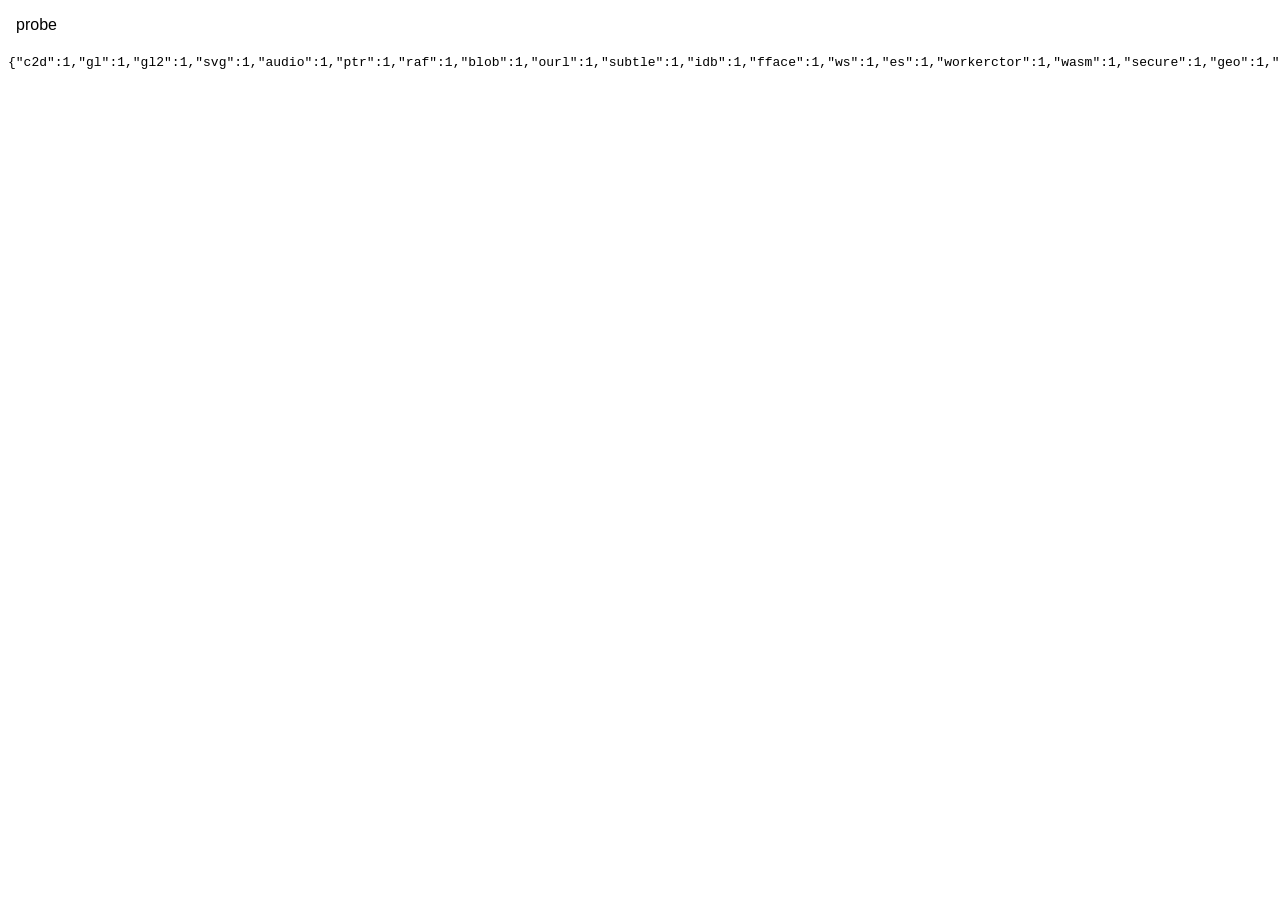
<file: tools/probe_web_capabilities/index.html>
<!DOCTYPE html>
<html lang="zh-CN">
<head>
<meta charset="utf-8">
<title>init</title>
<link rel="stylesheet" href="style.css">
</head>
<body>
<div id="app">probe</div>
<pre id="out"></pre>
<script src="app.js"></script>
</body>
</html>
</file>
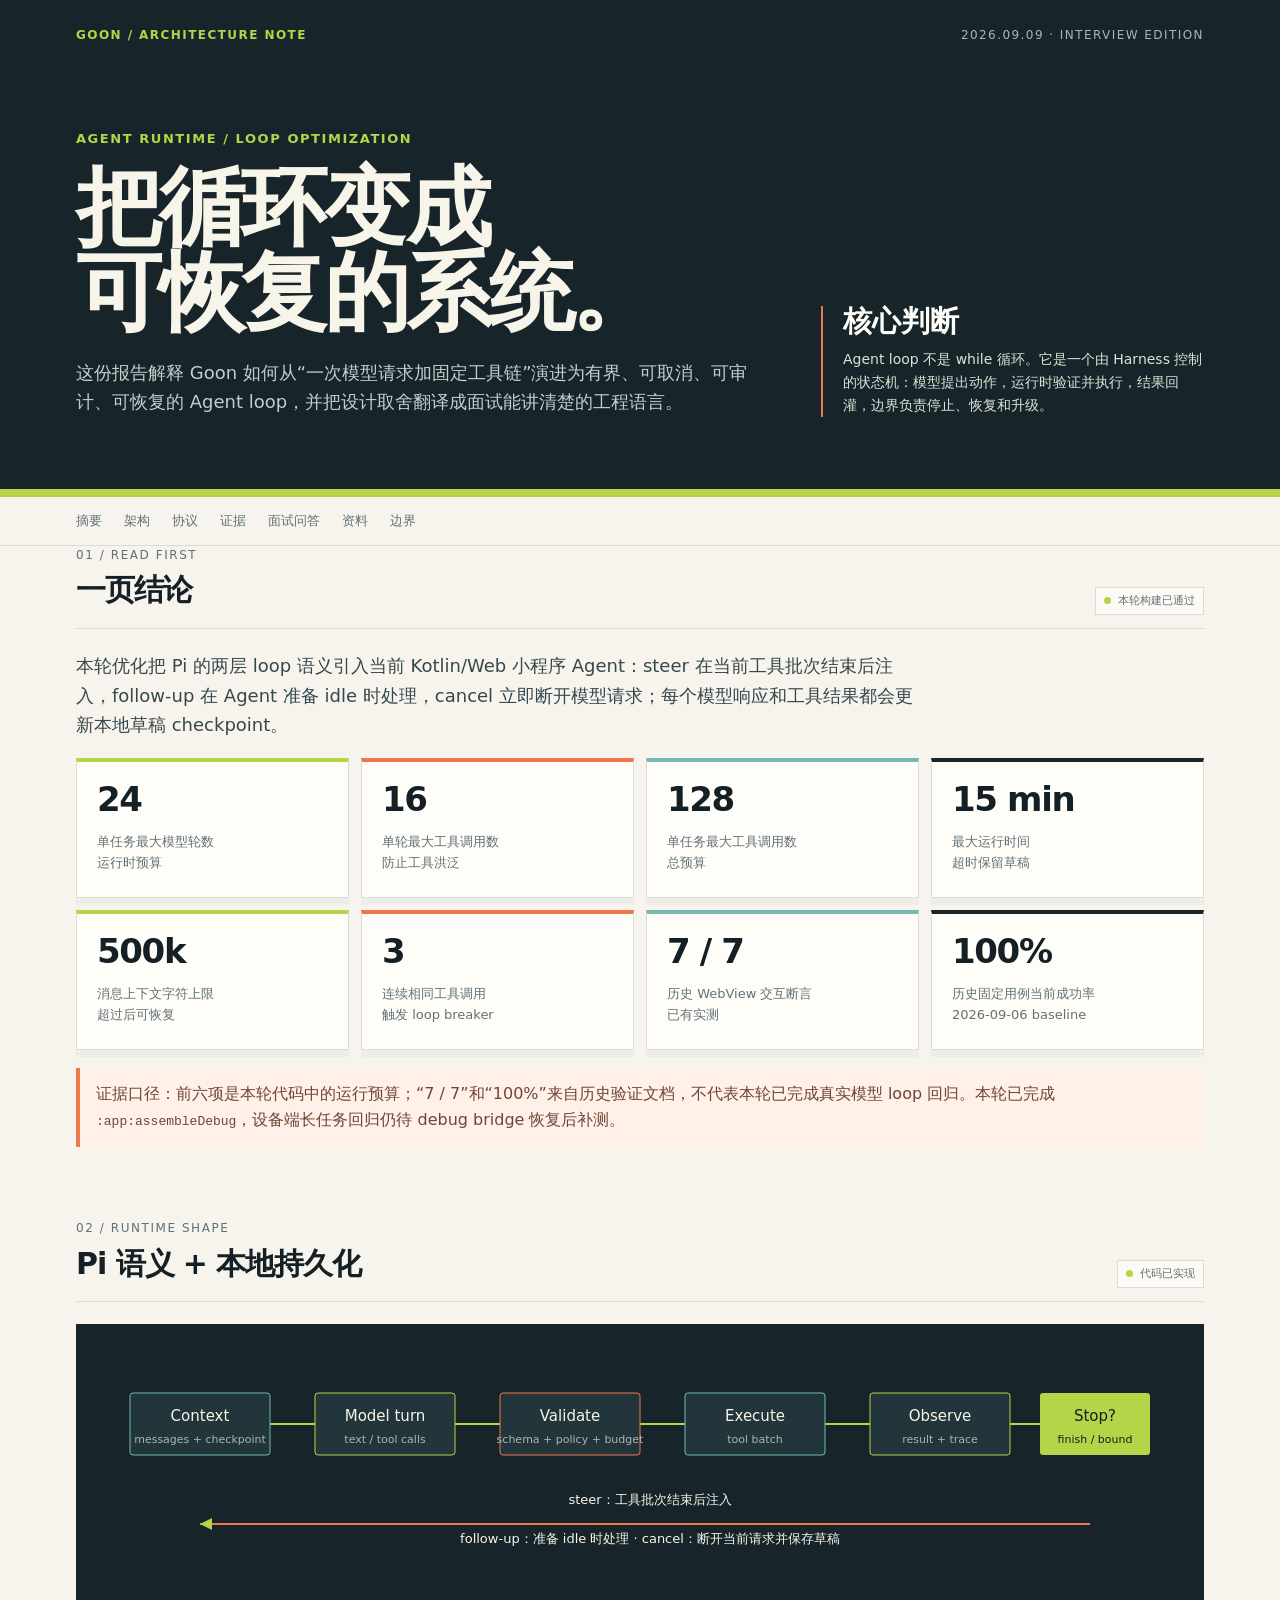
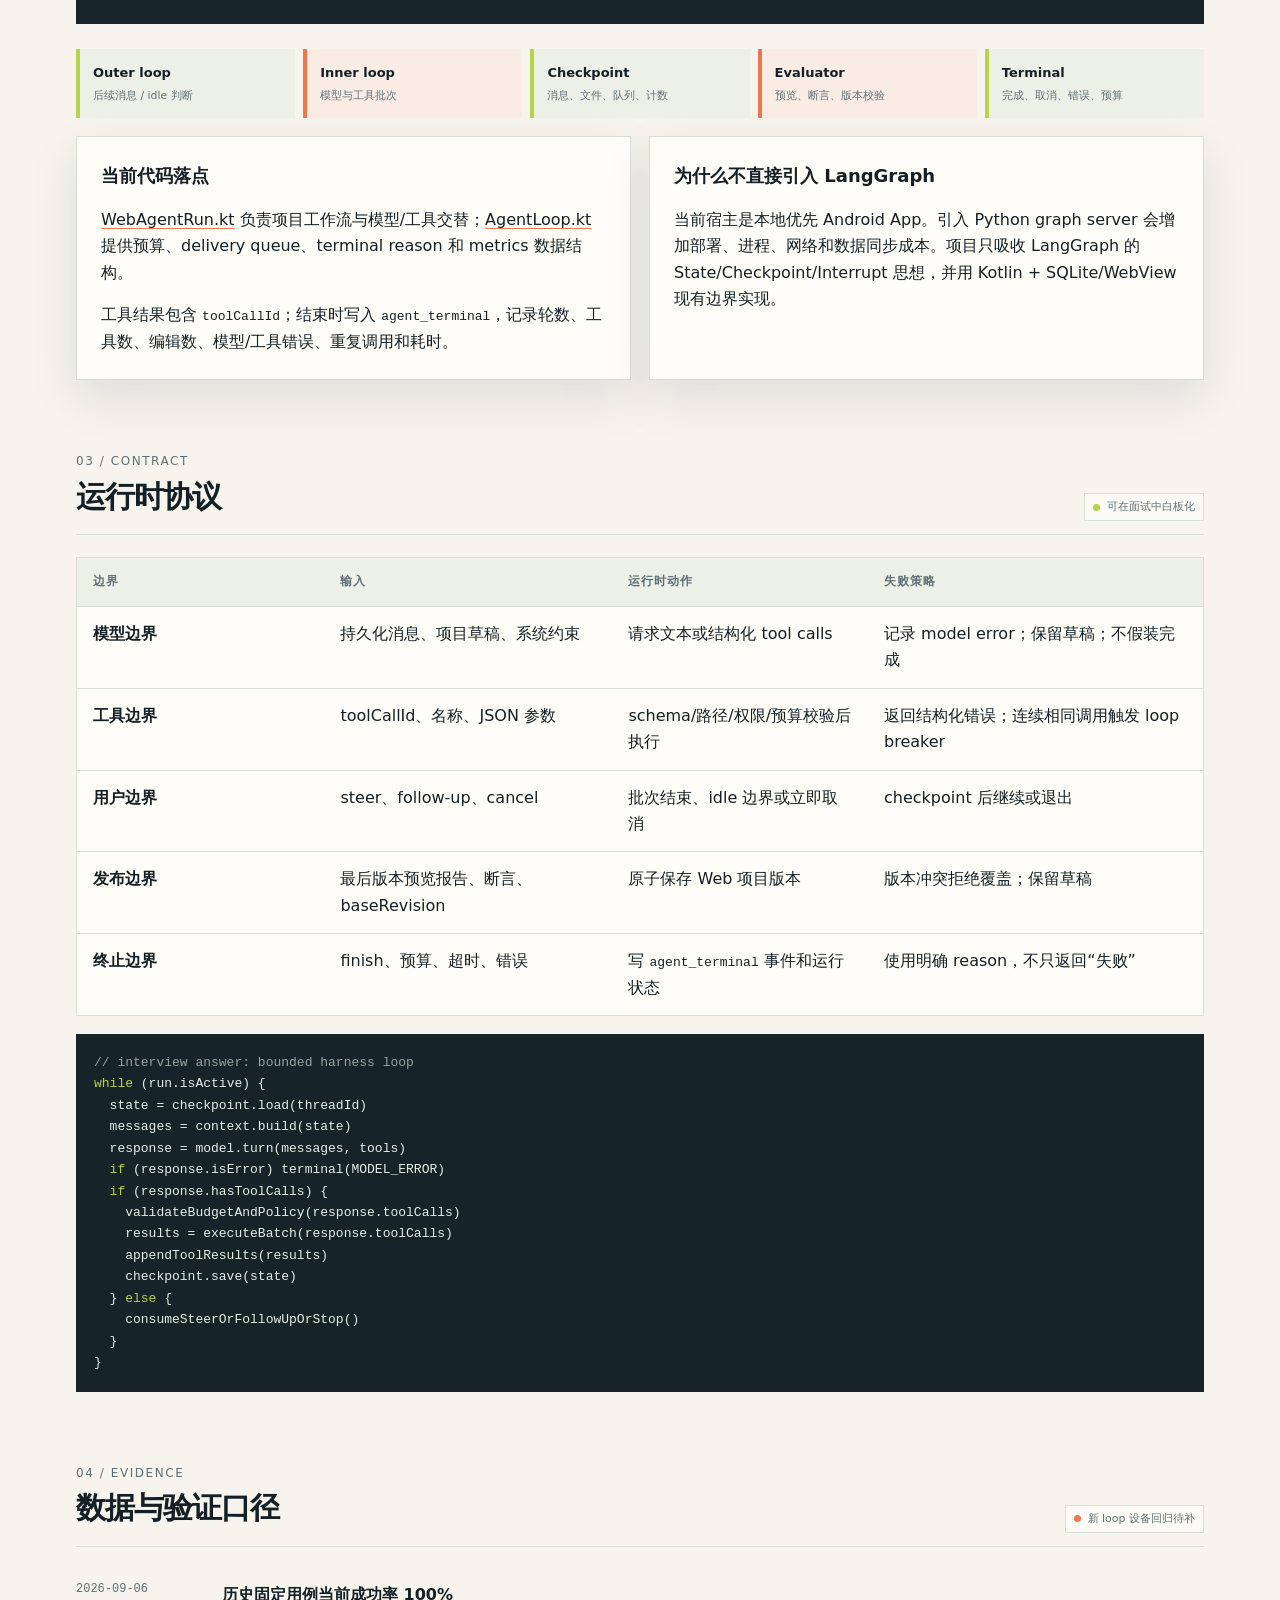
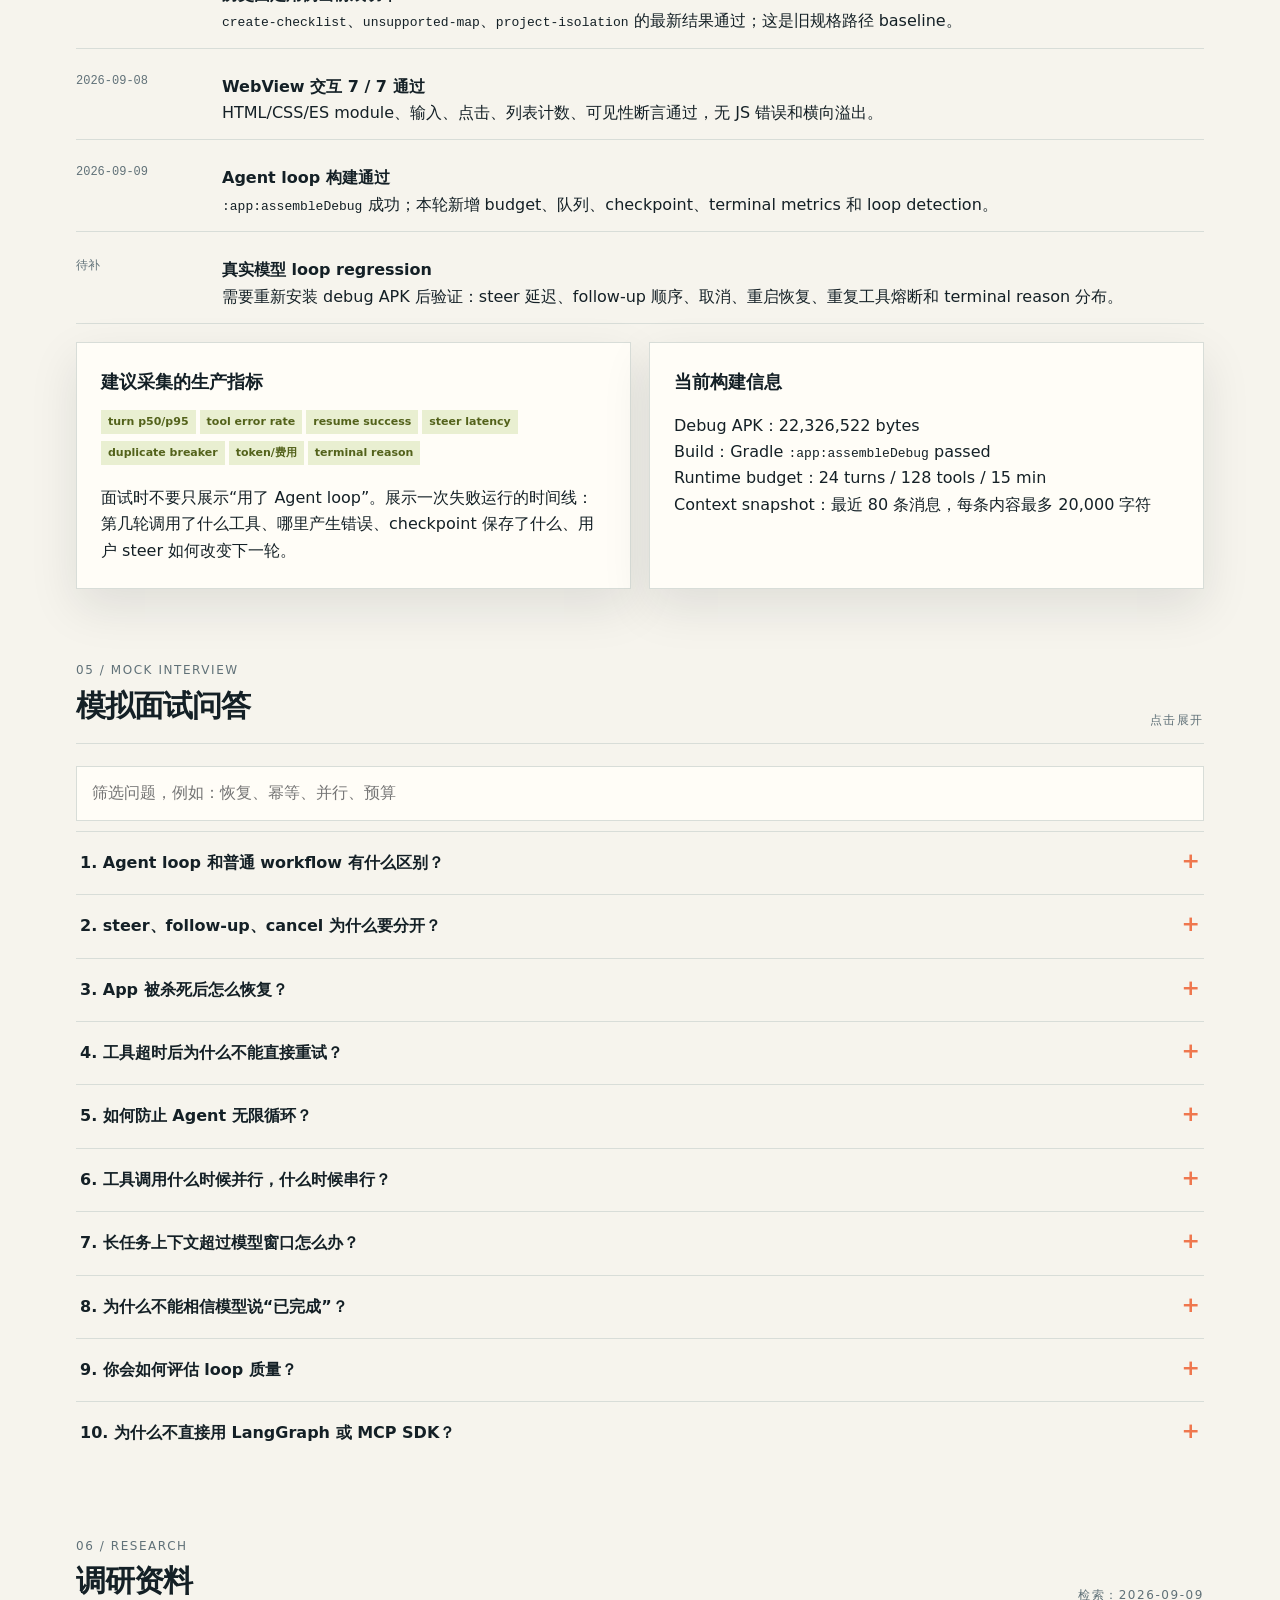
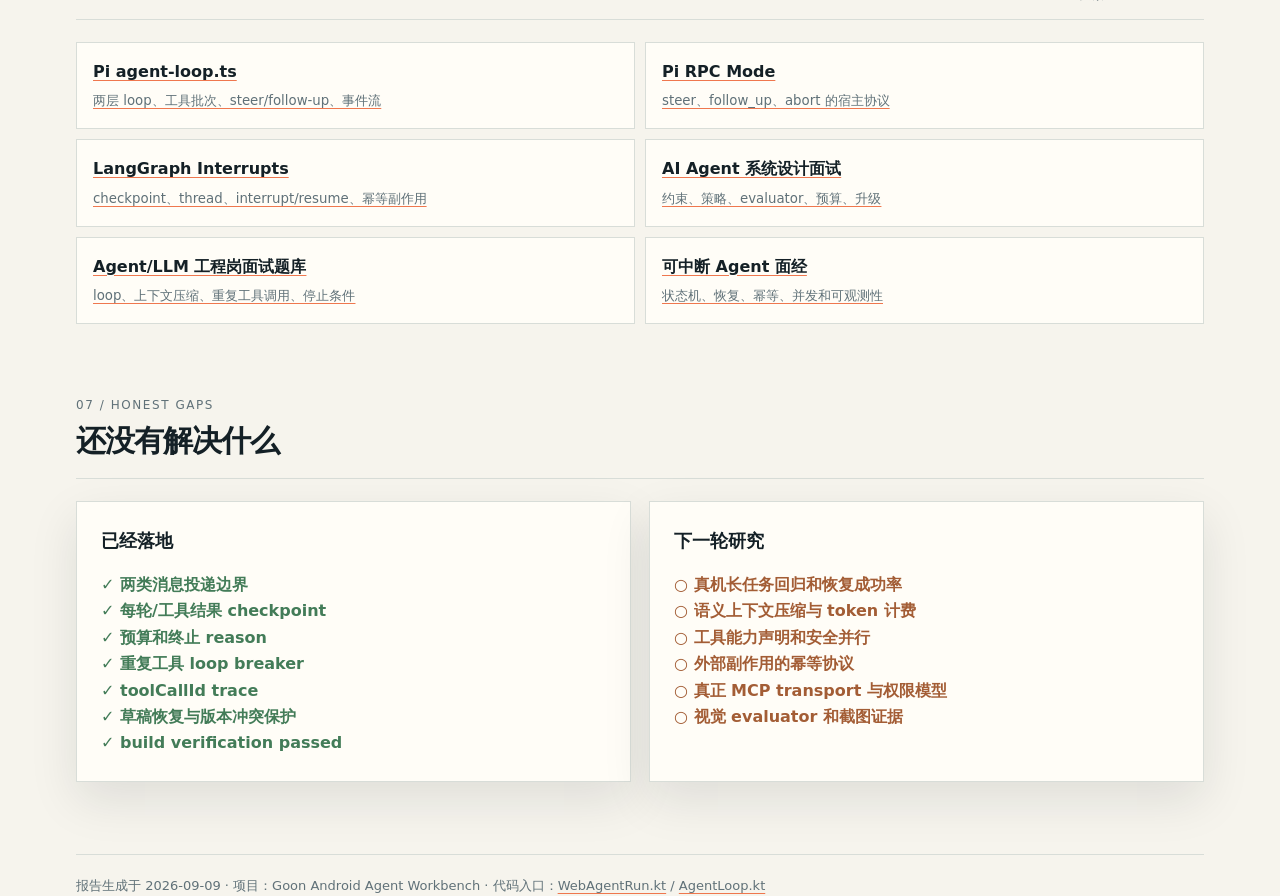
<file: docs/agent_loop_interview_report.html>
<!doctype html>
<html lang="zh-CN">
<head>
<meta charset="utf-8">
<meta name="viewport" content="width=device-width, initial-scale=1">
<title>Goon Agent Loop | 面试架构报告</title>
<style>
:root{--ink:#142026;--muted:#607178;--paper:#f6f4ed;--white:#fffdf7;--line:#d8ddd8;--lime:#b6d447;--orange:#ef774e;--cyan:#75b9b1;--dark:#17252a;--shadow:0 18px 45px rgba(20,32,38,.10)}
*{box-sizing:border-box}html{scroll-behavior:smooth}body{margin:0;background:var(--paper);color:var(--ink);font-family:ui-sans-serif,system-ui,-apple-system,"Microsoft YaHei",sans-serif;line-height:1.65}
a{color:inherit;text-decoration-color:var(--orange);text-underline-offset:3px}.shell{max-width:1180px;margin:auto;padding:0 26px}.hero{background:var(--dark);color:#f7f5e9;padding:26px 0 72px;border-bottom:8px solid var(--lime)}
.top{display:flex;justify-content:space-between;align-items:center;font-size:12px;letter-spacing:.12em;text-transform:uppercase;color:#aab6b5}.mark{color:var(--lime);font-weight:800}.hero-grid{display:grid;grid-template-columns:1.28fr .72fr;gap:64px;align-items:end;padding-top:82px}.eyebrow{color:var(--lime);font-size:13px;font-weight:800;letter-spacing:.12em;text-transform:uppercase}.hero h1{font-size:clamp(42px,7vw,86px);line-height:.98;letter-spacing:-.04em;margin:16px 0 24px;max-width:800px}.hero p{color:#c3cdca;max-width:690px;font-size:18px;margin:0}.hero-note{border-left:2px solid var(--orange);padding-left:20px;color:#dce2d7;font-size:14px}.hero-note strong{display:block;color:#fffdf7;font-size:29px;line-height:1.1;margin-bottom:10px}
.nav{position:sticky;top:0;z-index:10;background:rgba(246,244,237,.92);backdrop-filter:blur(12px);border-bottom:1px solid var(--line)}.nav-inner{display:flex;gap:22px;overflow:auto;padding:13px 26px;font-size:13px;white-space:nowrap}.nav a{text-decoration:none;color:var(--muted)}.nav a:hover{color:var(--ink)}
main{padding:54px 0 100px}.section{margin:0 0 72px}.section-head{display:flex;justify-content:space-between;gap:20px;align-items:end;border-bottom:1px solid var(--line);padding-bottom:13px;margin-bottom:22px}.section h2{font-size:30px;letter-spacing:-.035em;margin:0}.section-kicker{font-size:12px;color:var(--muted);text-transform:uppercase;letter-spacing:.13em}.lede{font-size:18px;max-width:840px;color:#36484d}
.metrics{display:grid;grid-template-columns:repeat(4,1fr);gap:12px}.metric{background:var(--white);border:1px solid var(--line);padding:20px;min-height:140px;box-shadow:0 7px 0 rgba(20,32,38,.03)}.metric b{display:block;font-size:34px;line-height:1.05;color:var(--ink);letter-spacing:-.04em}.metric span{display:block;color:var(--muted);font-size:13px;margin-top:13px}.metric.lime{border-top:4px solid var(--lime)}.metric.orange{border-top:4px solid var(--orange)}.metric.cyan{border-top:4px solid var(--cyan)}.metric.dark{border-top:4px solid var(--dark)}
.evidence{display:inline-flex;align-items:center;gap:7px;font-size:11px;border:1px solid var(--line);padding:4px 8px;color:var(--muted);background:#fbfaf4}.dot{width:7px;height:7px;border-radius:50%;background:var(--lime)}.dot.pending{background:var(--orange)}
.diagram{background:var(--dark);color:#f7f5e9;padding:24px;border:1px solid var(--dark);overflow:auto}.diagram svg{display:block;width:100%;min-width:750px;height:250px}.grid-2{display:grid;grid-template-columns:1fr 1fr;gap:18px}.panel{background:var(--white);border:1px solid var(--line);padding:24px;box-shadow:var(--shadow)}.panel h3{margin:0 0 10px;font-size:18px}.panel p:last-child{margin-bottom:0}
.flow{display:grid;grid-template-columns:repeat(5,1fr);gap:8px;margin-top:25px}.flow-step{padding:13px;background:#edf0e7;border-left:4px solid var(--lime);font-weight:700;font-size:13px}.flow-step:nth-child(2n){border-color:var(--orange);background:#f9ece4}.flow-step small{display:block;font-weight:400;color:var(--muted);margin-top:4px}
.compare{width:100%;border-collapse:collapse;background:var(--white);border:1px solid var(--line)}.compare th,.compare td{text-align:left;vertical-align:top;padding:14px 16px;border-bottom:1px solid var(--line)}.compare th{font-size:12px;text-transform:uppercase;letter-spacing:.08em;color:var(--muted);background:#edf0e7}.compare td:first-child{font-weight:700;width:22%}
.good{color:#437c58;font-weight:700}.warn{color:#a35d35;font-weight:700}.code{background:#162328;color:#e5eee6;padding:18px;overflow:auto;font:13px/1.65 ui-monospace,SFMono-Regular,Consolas,monospace}.code .key{color:var(--lime)}.code .muted{color:#93a49f}
.question{border-top:1px solid var(--line)}.question summary{cursor:pointer;list-style:none;padding:18px 4px;font-weight:800;display:flex;justify-content:space-between;gap:20px}.question summary::-webkit-details-marker{display:none}.question summary:after{content:"+";color:var(--orange);font-size:22px;line-height:1}.question[open] summary:after{content:"−"}.answer{padding:0 28px 20px 4px;color:#40525a}.answer strong{color:var(--ink)}
.tag{display:inline-block;background:#e9efd1;color:#53621b;padding:3px 7px;font-size:11px;font-weight:800;margin:0 4px 4px 0}.source-list{display:grid;grid-template-columns:repeat(2,1fr);gap:10px}.source{border:1px solid var(--line);background:var(--white);padding:16px}.source small{display:block;color:var(--muted);margin-top:5px}
.footer{border-top:1px solid var(--line);padding-top:20px;color:var(--muted);font-size:13px}.note{border-left:4px solid var(--orange);padding:13px 16px;background:#fff0e8;color:#704535}.timeline{display:grid;gap:12px}.event{display:grid;grid-template-columns:130px 1fr;gap:16px;padding:13px 0;border-bottom:1px solid var(--line)}.event time{font:12px ui-monospace,monospace;color:var(--muted)}.event b{display:block}.search{width:100%;border:1px solid var(--line);background:var(--white);padding:13px 15px;font:inherit;margin-bottom:10px}.hidden{display:none!important}
@media(max-width:800px){.shell{padding:0 17px}.hero-grid,.grid-2{grid-template-columns:1fr;gap:28px}.hero-grid{padding-top:54px}.metrics{grid-template-columns:repeat(2,1fr)}.flow{grid-template-columns:1fr 1fr}.source-list{grid-template-columns:1fr}.event{grid-template-columns:1fr;gap:3px}.nav-inner{padding-left:17px;padding-right:17px}}@media(max-width:460px){.metrics{grid-template-columns:1fr}.hero h1{font-size:48px}.flow{grid-template-columns:1fr}}
</style>
</head>
<body>
<header class="hero"><div class="shell"><div class="top"><span class="mark">GOON / ARCHITECTURE NOTE</span><span>2026.09.09 · INTERVIEW EDITION</span></div><div class="hero-grid"><div><div class="eyebrow">Agent runtime / loop optimization</div><h1>把循环变成<br>可恢复的系统。</h1><p>这份报告解释 Goon 如何从“一次模型请求加固定工具链”演进为有界、可取消、可审计、可恢复的 Agent loop，并把设计取舍翻译成面试能讲清楚的工程语言。</p></div><div class="hero-note"><strong>核心判断</strong>Agent loop 不是 while 循环。它是一个由 Harness 控制的状态机：模型提出动作，运行时验证并执行，结果回灌，边界负责停止、恢复和升级。</div></div></div></header>
<nav class="nav"><div class="shell nav-inner"><a href="#summary">摘要</a><a href="#architecture">架构</a><a href="#contract">协议</a><a href="#evidence">证据</a><a href="#questions">面试问答</a><a href="#sources">资料</a><a href="#gaps">边界</a></div></nav>
<main class="shell">
<section id="summary" class="section"><div class="section-head"><div><div class="section-kicker">01 / Read first</div><h2>一页结论</h2></div><span class="evidence"><i class="dot"></i>本轮构建已通过</span></div><p class="lede">本轮优化把 Pi 的两层 loop 语义引入当前 Kotlin/Web 小程序 Agent：steer 在当前工具批次结束后注入，follow-up 在 Agent 准备 idle 时处理，cancel 立即断开模型请求；每个模型响应和工具结果都会更新本地草稿 checkpoint。</p><div class="metrics"><div class="metric lime"><b>24</b><span>单任务最大模型轮数<br>运行时预算</span></div><div class="metric orange"><b>16</b><span>单轮最大工具调用数<br>防止工具洪泛</span></div><div class="metric cyan"><b>128</b><span>单任务最大工具调用数<br>总预算</span></div><div class="metric dark"><b>15 min</b><span>最大运行时间<br>超时保留草稿</span></div><div class="metric lime"><b>500k</b><span>消息上下文字符上限<br>超过后可恢复</span></div><div class="metric orange"><b>3</b><span>连续相同工具调用<br>触发 loop breaker</span></div><div class="metric cyan"><b>7 / 7</b><span>历史 WebView 交互断言<br>已有实测</span></div><div class="metric dark"><b>100%</b><span>历史固定用例当前成功率<br>2026-09-06 baseline</span></div></div><p class="note" style="margin-top:18px">证据口径：前六项是本轮代码中的运行预算；“7 / 7”和“100%”来自历史验证文档，不代表本轮已完成真实模型 loop 回归。本轮已完成 <code>:app:assembleDebug</code>，设备端长任务回归仍待 debug bridge 恢复后补测。</p></section>
<section id="architecture" class="section"><div class="section-head"><div><div class="section-kicker">02 / Runtime shape</div><h2>Pi 语义 + 本地持久化</h2></div><span class="evidence"><i class="dot"></i>代码已实现</span></div><div class="diagram"><svg viewBox="0 0 1060 250" role="img" aria-label="Agent loop architecture"><defs><marker id="arrow" markerWidth="8" markerHeight="8" refX="6" refY="3" orient="auto"><path d="M0,0 L0,6 L6,3 z" fill="#b6d447"/></marker></defs><path d="M90 75 H980" stroke="#b6d447" stroke-width="2" marker-end="url(#arrow)"/><path d="M980 175 H90" stroke="#ef774e" stroke-width="2" marker-end="url(#arrow)"/><g fill="#f7f5e9" font-size="15" text-anchor="middle"><rect x="20" y="44" width="140" height="62" rx="3" fill="#21353a" stroke="#75b9b1"/><text x="90" y="72">Context</text><text x="90" y="94" fill="#aab6b5" font-size="11">messages + checkpoint</text><rect x="205" y="44" width="140" height="62" rx="3" fill="#21353a" stroke="#b6d447"/><text x="275" y="72">Model turn</text><text x="275" y="94" fill="#aab6b5" font-size="11">text / tool calls</text><rect x="390" y="44" width="140" height="62" rx="3" fill="#21353a" stroke="#ef774e"/><text x="460" y="72">Validate</text><text x="460" y="94" fill="#aab6b5" font-size="11">schema + policy + budget</text><rect x="575" y="44" width="140" height="62" rx="3" fill="#21353a" stroke="#75b9b1"/><text x="645" y="72">Execute</text><text x="645" y="94" fill="#aab6b5" font-size="11">tool batch</text><rect x="760" y="44" width="140" height="62" rx="3" fill="#21353a" stroke="#b6d447"/><text x="830" y="72">Observe</text><text x="830" y="94" fill="#aab6b5" font-size="11">result + trace</text><rect x="930" y="44" width="110" height="62" rx="3" fill="#b6d447"/><text x="985" y="72" fill="#142026">Stop?</text><text x="985" y="94" fill="#142026" font-size="11">finish / bound</text><text x="540" y="155" fill="#f7f5e9" font-size="13">steer：工具批次结束后注入</text><text x="540" y="194" fill="#f7f5e9" font-size="13">follow-up：准备 idle 时处理 · cancel：断开当前请求并保存草稿</text></g></svg></div><div class="flow"><div class="flow-step">Outer loop<small>后续消息 / idle 判断</small></div><div class="flow-step">Inner loop<small>模型与工具批次</small></div><div class="flow-step">Checkpoint<small>消息、文件、队列、计数</small></div><div class="flow-step">Evaluator<small>预览、断言、版本校验</small></div><div class="flow-step">Terminal<small>完成、取消、错误、预算</small></div></div><div class="grid-2" style="margin-top:18px"><article class="panel"><h3>当前代码落点</h3><p><a href="../app/src/main/java/com/example/goon/core/WebAgentRun.kt">WebAgentRun.kt</a> 负责项目工作流与模型/工具交替；<a href="../app/src/main/java/com/example/goon/core/AgentLoop.kt">AgentLoop.kt</a> 提供预算、delivery queue、terminal reason 和 metrics 数据结构。</p><p>工具结果包含 <code>toolCallId</code>；结束时写入 <code>agent_terminal</code>，记录轮数、工具数、编辑数、模型/工具错误、重复调用和耗时。</p></article><article class="panel"><h3>为什么不直接引入 LangGraph</h3><p>当前宿主是本地优先 Android App。引入 Python graph server 会增加部署、进程、网络和数据同步成本。项目只吸收 LangGraph 的 State/Checkpoint/Interrupt 思想，并用 Kotlin + SQLite/WebView 现有边界实现。</p></article></div></section>
<section id="contract" class="section"><div class="section-head"><div><div class="section-kicker">03 / Contract</div><h2>运行时协议</h2></div><span class="evidence"><i class="dot"></i>可在面试中白板化</span></div><table class="compare"><thead><tr><th>边界</th><th>输入</th><th>运行时动作</th><th>失败策略</th></tr></thead><tbody><tr><td>模型边界</td><td>持久化消息、项目草稿、系统约束</td><td>请求文本或结构化 tool calls</td><td>记录 model error；保留草稿；不假装完成</td></tr><tr><td>工具边界</td><td>toolCallId、名称、JSON 参数</td><td>schema/路径/权限/预算校验后执行</td><td>返回结构化错误；连续相同调用触发 loop breaker</td></tr><tr><td>用户边界</td><td>steer、follow-up、cancel</td><td>批次结束、idle 边界或立即取消</td><td>checkpoint 后继续或退出</td></tr><tr><td>发布边界</td><td>最后版本预览报告、断言、baseRevision</td><td>原子保存 Web 项目版本</td><td>版本冲突拒绝覆盖；保留草稿</td></tr><tr><td>终止边界</td><td>finish、预算、超时、错误</td><td>写 <code>agent_terminal</code> 事件和运行状态</td><td>使用明确 reason，不只返回“失败”</td></tr></tbody></table><div class="code" style="margin-top:18px"><span class="muted">// interview answer: bounded harness loop</span><br><span class="key">while</span> (run.isActive) {<br>&nbsp;&nbsp;state = checkpoint.load(threadId)<br>&nbsp;&nbsp;messages = context.build(state)<br>&nbsp;&nbsp;response = model.turn(messages, tools)<br>&nbsp;&nbsp;<span class="key">if</span> (response.isError) terminal(MODEL_ERROR)<br>&nbsp;&nbsp;<span class="key">if</span> (response.hasToolCalls) {<br>&nbsp;&nbsp;&nbsp;&nbsp;validateBudgetAndPolicy(response.toolCalls)<br>&nbsp;&nbsp;&nbsp;&nbsp;results = executeBatch(response.toolCalls)<br>&nbsp;&nbsp;&nbsp;&nbsp;appendToolResults(results)<br>&nbsp;&nbsp;&nbsp;&nbsp;checkpoint.save(state)<br>&nbsp;&nbsp;} <span class="key">else</span> {<br>&nbsp;&nbsp;&nbsp;&nbsp;consumeSteerOrFollowUpOrStop()<br>&nbsp;&nbsp;}<br>}</div></section>
<section id="evidence" class="section"><div class="section-head"><div><div class="section-kicker">04 / Evidence</div><h2>数据与验证口径</h2></div><span class="evidence"><i class="dot pending"></i>新 loop 设备回归待补</span></div><div class="timeline"><div class="event"><time>2026-09-06</time><div><b>历史固定用例当前成功率 100%</b> <code>create-checklist</code>、<code>unsupported-map</code>、<code>project-isolation</code> 的最新结果通过；这是旧规格路径 baseline。</div></div><div class="event"><time>2026-09-08</time><div><b>WebView 交互 7 / 7 通过</b> HTML/CSS/ES module、输入、点击、列表计数、可见性断言通过，无 JS 错误和横向溢出。</div></div><div class="event"><time>2026-09-09</time><div><b>Agent loop 构建通过</b> <code>:app:assembleDebug</code> 成功；本轮新增 budget、队列、checkpoint、terminal metrics 和 loop detection。</div></div><div class="event"><time>待补</time><div><b>真实模型 loop regression</b> 需要重新安装 debug APK 后验证：steer 延迟、follow-up 顺序、取消、重启恢复、重复工具熔断和 terminal reason 分布。</div></div></div><div class="grid-2" style="margin-top:18px"><article class="panel"><h3>建议采集的生产指标</h3><span class="tag">turn p50/p95</span><span class="tag">tool error rate</span><span class="tag">resume success</span><span class="tag">steer latency</span><span class="tag">duplicate breaker</span><span class="tag">token/费用</span><span class="tag">terminal reason</span><p>面试时不要只展示“用了 Agent loop”。展示一次失败运行的时间线：第几轮调用了什么工具、哪里产生错误、checkpoint 保存了什么、用户 steer 如何改变下一轮。</p></article><article class="panel"><h3>当前构建信息</h3><p>Debug APK：22,326,522 bytes<br>Build：Gradle <code>:app:assembleDebug</code> passed<br>Runtime budget：24 turns / 128 tools / 15 min<br>Context snapshot：最近 80 条消息，每条内容最多 20,000 字符</p></article></div></section>
<section id="questions" class="section"><div class="section-head"><div><div class="section-kicker">05 / Mock interview</div><h2>模拟面试问答</h2></div><span class="section-kicker">点击展开</span></div><input class="search" id="qsearch" placeholder="筛选问题，例如：恢复、幂等、并行、预算"><div id="qbox"><details class="question" data-q="loop agent workflow"><summary>1. Agent loop 和普通 workflow 有什么区别？</summary><div class="answer"><strong>答：</strong>普通 workflow 的路径通常由代码预先确定；Agent loop 允许模型在每一轮根据观察结果选择下一步工具。但它不能把控制权完全交给模型，运行时必须维护预算、权限、终止条件、checkpoint 和审计。我的项目里，模型只产生文本或 tool call，<code>WebAgentRun</code> 负责验证、执行、回灌和终止。</div></details><details class="question" data-q="steer follow up cancel pi"><summary>2. steer、follow-up、cancel 为什么要分开？</summary><div class="answer"><strong>答：</strong>steer 是改变当前任务的下一步，必须等当前工具批次结束后注入；follow-up 是当前任务准备 idle 后才处理的后续工作；cancel 是立即中止当前模型/工具等待并保留未发布草稿。混成一个队列会让用户不知道消息何时生效，也会造成任务状态不可解释。</div></details><details class="question" data-q="checkpoint resume recovery state"><summary>3. App 被杀死后怎么恢复？</summary><div class="answer"><strong>答：</strong>每轮模型响应和每个工具结果后写 checkpoint，保存项目草稿、manifest、最近消息、两类消息队列、编辑/验证状态、预算计数和 graph snapshot。恢复时先校验 baseRevision，防止旧草稿覆盖新版本，再恢复消息上下文继续请求模型。原始事件仍保存在 trace 中，checkpoint 是执行游标，不是唯一历史。</div></details><details class="question" data-q="retry idempotency timeout side effect"><summary>4. 工具超时后为什么不能直接重试？</summary><div class="answer"><strong>答：</strong>超时只说明调用方没有拿到结果，不代表外部副作用没有发生。文件写入、订单、发消息等操作要用 <code>toolCallId + idempotencyKey</code>，状态经历 PREPARED、SUCCEEDED、FAILED 或 UNKNOWN；UNKNOWN 先查询再决定是否重试。当前 Web 项目写入采用私有草稿和 revision 校验，避免重复发布；未来有外部副作用时需要显式确认协议。</div></details><details class="question" data-q="infinite loop duplicate tool budget"><summary>5. 如何防止 Agent 无限循环？</summary><div class="answer"><strong>答：</strong>至少有四层：最大轮数、总工具预算、时间预算、重复 tool name + arguments 检测。当前实现是 24 轮、单轮 16 工具、总计 128 工具、15 分钟、连续 3 次相同调用熔断，并写 <code>LOOP_DETECTED</code> 或 <code>BUDGET_EXCEEDED</code> terminal reason。工具错误会回灌模型一次，但不会盲目无限重试。</div></details><details class="question" data-q="parallel tools ordering concurrency"><summary>6. 工具调用什么时候并行，什么时候串行？</summary><div class="answer"><strong>答：</strong>读文件、独立搜索这类无副作用调用可以并行；写文件、patch、运行和验证有依赖，必须串行并保持结果顺序。当前版本选择串行，优先保证移动端文件工作流的确定性；下一步可为工具声明 read-only、commutative、exclusive 能力，再安全并行。</div></details><details class="question" data-q="context compression memory rag tokens"><summary>7. 长任务上下文超过模型窗口怎么办？</summary><div class="answer"><strong>答：</strong>原始轨迹和结构化工件持久化在本地，模型上下文只保留系统约束、目标、当前计划、最近工具结果和未完成队列；大型文件/搜索结果只在需要时重新读取。压缩前写 checkpoint，保留引用和摘要，不能把失败证据直接丢掉。当前代码先用最近 80 条消息和每条 20,000 字符硬上限，语义压缩属于下一步。</div></details><details class="question" data-q="evaluator success terminal finish"><summary>8. 为什么不能相信模型说“已完成”？</summary><div class="answer"><strong>答：</strong>完成必须由 evaluator 证明。当前 Web Agent 要求最后一次文件修改后运行隔离 WebView，执行 click/type/assertText/assertCount/assertVisible，并检查 JS、资源和溢出；只有 verified revision 才允许 finish。模型文本只是叙述，不是证据。</div></details><details class="question" data-q="cost latency observability metrics"><summary>9. 你会如何评估 loop 质量？</summary><div class="answer"><strong>答：</strong>任务成功率只是结果指标，还要看平均/P95 轮数、工具失败率、参数拦截率、重复调用熔断次数、恢复成功率、steer 生效延迟、首 token/总耗时、token/费用和 terminal reason 分布。优化目标是成功率上升，同时无效调用和恢复成本下降。</div></details><details class="question" data-q="mcp langgraph design choice"><summary>10. 为什么不直接用 LangGraph 或 MCP SDK？</summary><div class="answer"><strong>答：</strong>LangGraph 的价值在 State、Node、Edge、checkpoint 和 interrupt 语义；MCP 的价值在标准化 tools/resources/prompts 与 transport。当前产品是 Kotlin Android、本地优先、受限 WebView，直接引入 Python 服务或任意外部进程会增加部署和安全边界。我先实现必要协议和可观测性，等 transport、权限和连接生命周期确定后再引入 SDK。</div></details></div></section>
<section id="sources" class="section"><div class="section-head"><div><div class="section-kicker">06 / Research</div><h2>调研资料</h2></div><span class="section-kicker">检索：2026-09-09</span></div><div class="source-list"><a class="source" href="https://github.com/badlogic/pi-mono/blob/main/packages/agent/src/agent-loop.ts"><b>Pi agent-loop.ts</b><small>两层 loop、工具批次、steer/follow-up、事件流</small></a><a class="source" href="https://github.com/badlogic/pi-mono/blob/main/packages/coding-agent/docs/rpc.md"><b>Pi RPC Mode</b><small>steer、follow_up、abort 的宿主协议</small></a><a class="source" href="https://docs.langchain.com/oss/python/langgraph/interrupts"><b>LangGraph Interrupts</b><small>checkpoint、thread、interrupt/resume、幂等副作用</small></a><a class="source" href="https://aicoding.club/zh/docs/tutorials/ai-agent-system-design-interview/"><b>AI Agent 系统设计面试</b><small>约束、策略、evaluator、预算、升级</small></a><a class="source" href="https://harness.zhigouread.com/career/interview-questions"><b>Agent/LLM 工程岗面试题库</b><small>loop、上下文压缩、重复工具调用、停止条件</small></a><a class="source" href="https://mianshidashi.cn/interview-questions/meituan/backend-development/meituan-backend-interruptible-agent-state-recovery"><b>可中断 Agent 面经</b><small>状态机、恢复、幂等、并发和可观测性</small></a></div></section>
<section id="gaps" class="section"><div class="section-head"><div><div class="section-kicker">07 / Honest gaps</div><h2>还没有解决什么</h2></div></div><div class="grid-2"><article class="panel"><h3>已经落地</h3><p class="good">✓ 两类消息投递边界<br>✓ 每轮/工具结果 checkpoint<br>✓ 预算和终止 reason<br>✓ 重复工具 loop breaker<br>✓ toolCallId trace<br>✓ 草稿恢复与版本冲突保护<br>✓ build verification passed</p></article><article class="panel"><h3>下一轮研究</h3><p class="warn">○ 真机长任务回归和恢复成功率<br>○ 语义上下文压缩与 token 计费<br>○ 工具能力声明和安全并行<br>○ 外部副作用的幂等协议<br>○ 真正 MCP transport 与权限模型<br>○ 视觉 evaluator 和截图证据</p></article></div></section>
<footer class="footer">报告生成于 2026-09-09 · 项目：Goon Android Agent Workbench · 代码入口：<a href="../app/src/main/java/com/example/goon/core/WebAgentRun.kt">WebAgentRun.kt</a> / <a href="../app/src/main/java/com/example/goon/core/AgentLoop.kt">AgentLoop.kt</a></footer>
</main>
<script>
const input=document.querySelector("#qsearch");const questions=[...document.querySelectorAll(".question")];input.addEventListener("input",()=>{const q=input.value.trim().toLowerCase();questions.forEach(x=>x.classList.toggle("hidden",q && !(x.innerText+" "+x.dataset.q).toLowerCase().includes(q)))});
</script>
</body>
</html>
</file>
<file: tools/probe_web_capabilities/style.css>
#app { font-family: sans-serif; padding: 8px; }
</file>
